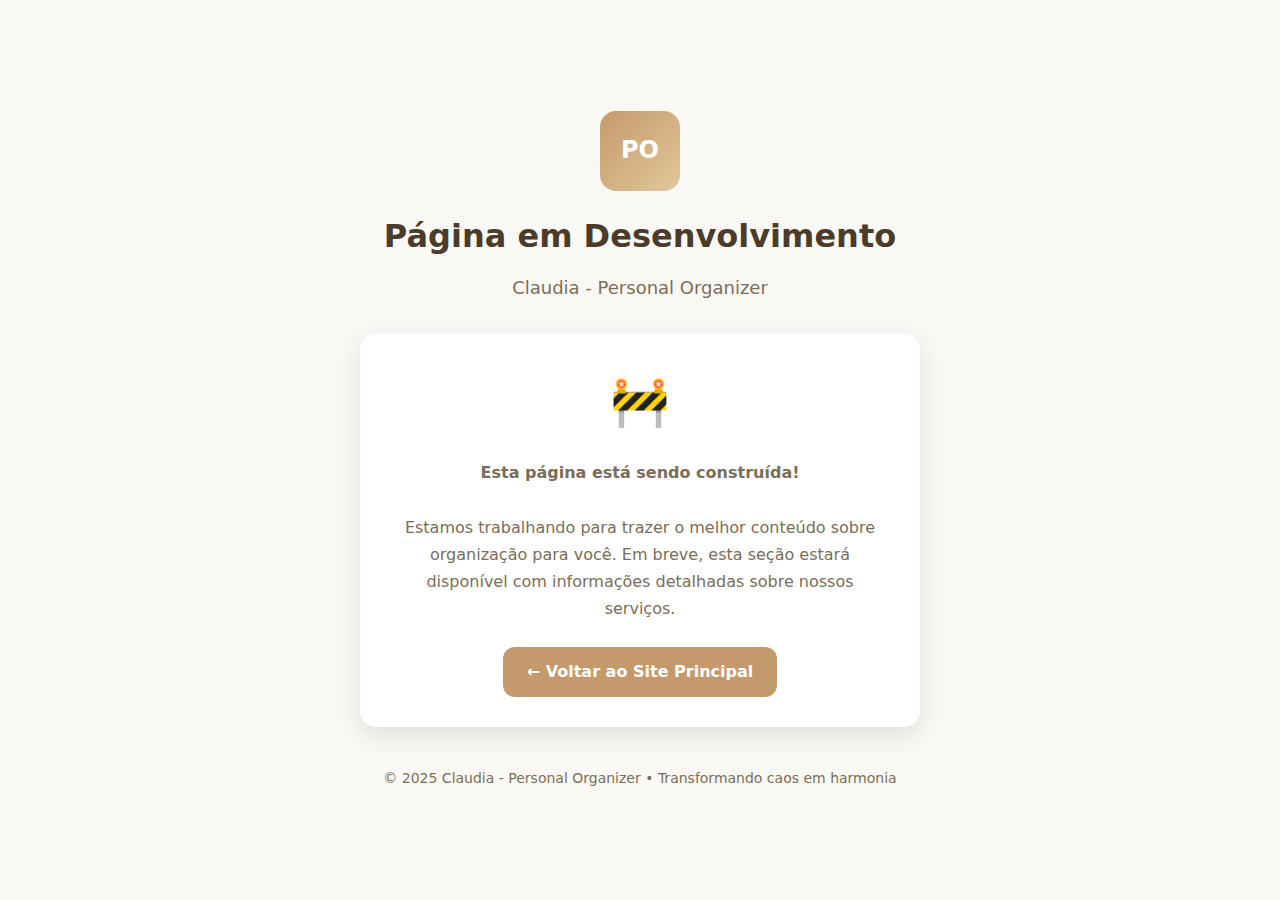
<file: pagemdesenvolvimento.html>
<!DOCTYPE html>
<html lang="pt-BR">
<head>
    <meta charset="UTF-8">
    <meta name="viewport" content="width=device-width, initial-scale=1.0">
    <link rel="shortcut icon" href="imgs/favicon.png" type="image/x-icon">
    <title>Em Desenvolvimento - Claudia Personal Organizer</title>
    <style>
        :root {
            --fundo-claro: #FAF8F4;
            --cards: #ffffff;
            --textos: #4B3B2A;
            --texto_secundario: #7A6E5A;
            --destaques: #C49A6C;
            --destaques-hover: #E2C79A;
            font-family: Inter, system-ui, -apple-system, "Segoe UI", Roboto, "Helvetica Neue", Arial;
        }

        * {
            box-sizing: border-box;
            margin: 0;
            padding: 0;
        }

        body {
            background: var(--fundo-claro);
            color: var(--textos);
            font-family: inherit;
            line-height: 1.6;
            min-height: 100vh;
            display: flex;
            align-items: center;
            justify-content: center;
        }

        .container {
            max-width: 600px;
            margin: 0 auto;
            padding: 40px 20px;
            text-align: center;
        }

        .logo {
            width: 80px;
            height: 80px;
            border-radius: 16px;
            background: linear-gradient(135deg, var(--destaques), var(--destaques-hover));
            display: flex;
            align-items: center;
            justify-content: center;
            font-weight: 700;
            color: white;
            font-size: 24px;
            margin: 0 auto 20px;
        }

        h1 {
            font-size: 32px;
            margin-bottom: 12px;
            color: var(--textos);
        }

        .subtitle {
            font-size: 18px;
            color: var(--texto_secundario);
            margin-bottom: 30px;
        }

        .card {
            background: var(--cards);
            padding: 30px;
            border-radius: 16px;
            box-shadow: 0 8px 24px rgba(0,0,0,0.1);
            margin: 30px 0;
        }

        .icon {
            font-size: 48px;
            margin-bottom: 20px;
        }

        .message {
            font-size: 16px;
            color: var(--texto_secundario);
            margin-bottom: 25px;
            line-height: 1.7;
        }

        .cta {
            background: var(--destaques);
            color: white;
            padding: 12px 24px;
            border-radius: 12px;
            text-decoration: none;
            font-weight: 600;
            transition: background 0.3s ease;
            display: inline-block;
        }

        .cta:hover {
            background: var(--destaques-hover);
        }

        .footer {
            margin-top: 40px;
            font-size: 14px;
            color: var(--texto_secundario);
        }

        /* Animação para o ícone */
        @keyframes pulse {
            0%, 100% {
                transform: scale(1);
            }
            50% {
                transform: scale(1.05);
            }
        }

        .icon {
            animation: pulse 2s infinite;
        }

        /* Responsive */
        @media (max-width: 600px) {
            .container {
                padding: 20px 16px;
            }

            h1 {
                font-size: 28px;
            }

            .subtitle {
                font-size: 16px;
            }

            .card {
                padding: 24px;
            }
        }
    </style>
</head>
<body>
    <div class="container">
        <div class="logo">PO</div>
        
        <h1>Página em Desenvolvimento</h1>
        <div class="subtitle">Claudia - Personal Organizer</div>

        <div class="card">
            <div class="icon">🚧</div>
            
            <div class="message">
                <strong>Esta página está sendo construída!</strong><br><br>
                Estamos trabalhando para trazer o melhor conteúdo sobre organização para você. 
                Em breve, esta seção estará disponível com informações detalhadas sobre nossos serviços.
            </div>

            <a href="./index.html" class="cta">← Voltar ao Site Principal</a>
        </div>

        <div class="footer">
            © 2025 Claudia - Personal Organizer • Transformando caos em harmonia
        </div>
    </div>
    <!-- tst -->

</body>
</html>
</file>
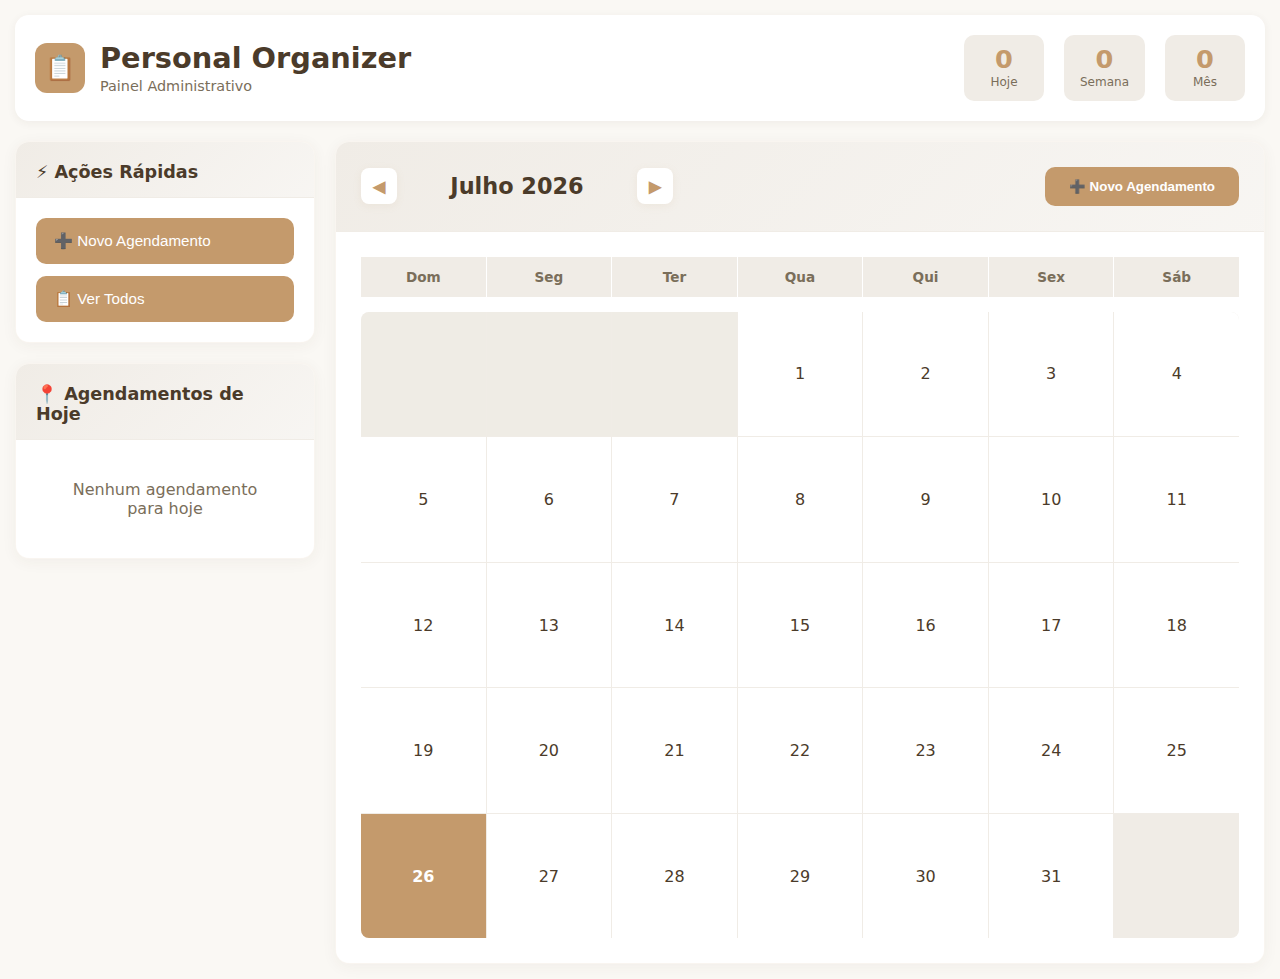
<file: admin/admin.html>
<!DOCTYPE html>
<html lang="pt-BR">

<head>
    <meta charset="UTF-8">
    <meta name="viewport" content="width=device-width, initial-scale=1.0">
    <link rel="stylesheet" href="admin.css">
    <link rel="shortcut icon" href="/imgs/favicon.png" type="image/x-icon">
    <script src="admin.js" defer></script>
    <title>Admin - Personal Organizer</title>

<body>
    <!-- Top Bar -->
    <div class="top-bar">
        <div class="logo-section">
            <div class="logo-icon">📋</div>
            <div class="logo-text">
                <h1>Personal Organizer</h1>
                <p>Painel Administrativo</p>
            </div>
        </div>
        <div class="quick-stats">
            <div class="mini-stat">
                <div class="mini-stat-number" id="todayCount">3</div>
                <div class="mini-stat-label">Hoje</div>
            </div>
            <div class="mini-stat">
                <div class="mini-stat-number" id="weekCount">12</div>
                <div class="mini-stat-label">Semana</div>
            </div>
            <div class="mini-stat">
                <div class="mini-stat-number" id="monthCount">45</div>
                <div class="mini-stat-label">Mês</div>
            </div>
        </div>
    </div>

    <!-- Main Layout -->
    <div class="layout-container">
        <!-- Sidebar -->
        <div class="sidebar">
            <!-- Quick Actions Widget -->
            <div class="widget">
                <div class="widget-header">
                    <div class="widget-title">⚡ Ações Rápidas</div>
                </div>
                <div class="widget-content">
                    <button class="action-btn" onclick="openModal()">
                        ➕ Novo Agendamento
                    </button>
                    <button class="action-btn" onclick="showAllAppointments()">
                        📋 Ver Todos
                    </button>
                    <!-- <button class="action-btn" onclick="generateReport()">
                        📊 Relatório
                    </button> -->
                </div>
            </div>

            <!-- Today's Appointments Widget -->
            <div class="widget">
                <div class="widget-header">
                    <div class="widget-title">📍 Agendamentos de Hoje</div>
                </div>
                <div class="widget-content" id="todayAppointments">
                    <div class="appointment-item">
                        <div class="appointment-header">
                            <div class="appointment-time">09:00</div>
                        </div>
                        <div class="appointment-name">Maria Silva</div>
                        <div class="appointment-service">Organização de Closet</div>
                        <div class="appointment-actions">
                            <button class="action-btn-small btn-edit" onclick="editAppointment(1)">Editar</button>
                            <button class="action-btn-small btn-complete"
                                onclick="completeAppointment(1)">Concluir</button>
                            <button class="action-btn-small btn-cancel" onclick="cancelAppointment(1)">Cancelar</button>
                        </div>
                    </div>

                    <div class="appointment-item">
                        <div class="appointment-header">
                            <div class="appointment-time">14:00</div>
                        </div>
                        <div class="appointment-name">João Santos</div>
                        <div class="appointment-service">Organização de Escritório</div>
                        <div class="appointment-actions">
                            <button class="action-btn-small btn-edit" onclick="editAppointment(2)">Editar</button>
                            <button class="action-btn-small btn-complete"
                                onclick="completeAppointment(2)">Concluir</button>
                            <button class="action-btn-small btn-cancel" onclick="cancelAppointment(2)">Cancelar</button>
                        </div>
                    </div>

                    <div class="appointment-item">
                        <div class="appointment-header">
                            <div class="appointment-time">16:30</div>
                        </div>
                        <div class="appointment-name">Ana Costa</div>
                        <div class="appointment-service">Organização de Cozinha</div>
                        <div class="appointment-actions">
                            <button class="action-btn-small btn-edit" onclick="editAppointment(3)">Editar</button>
                            <button class="action-btn-small btn-complete"
                                onclick="completeAppointment(3)">Concluir</button>
                            <button class="action-btn-small btn-cancel" onclick="cancelAppointment(3)">Cancelar</button>
                        </div>
                    </div>
                </div>
            </div>
        </div>

        <!-- Main Calendar Content -->
        <div class="main-content">
            <div class="calendar-header">
                <div class="month-navigator">
                    <button class="nav-arrow" onclick="previousMonth()">◀</button>
                    <div class="current-month" id="currentMonth">Novembro 2024</div>
                    <button class="nav-arrow" onclick="nextMonth()">▶</button>
                </div>
                <button class="new-appointment-btn" onclick="openModal()">
                    ➕ Novo Agendamento
                </button>
            </div>

            <div class="calendar-container">
                <div class="calendar-weekdays">
                    <div class="weekday">Dom</div>
                    <div class="weekday">Seg</div>
                    <div class="weekday">Ter</div>
                    <div class="weekday">Qua</div>
                    <div class="weekday">Qui</div>
                    <div class="weekday">Sex</div>
                    <div class="weekday">Sáb</div>
                </div>

                <div class="calendar-days" id="calendarGrid">
                    <!-- Calendar days will be populated by JavaScript -->
                </div>
            </div>
        </div>
    </div>

   <!-- Overlay para modal central -->
   <div class="overlay" id="overlay"></div>

    <!-- Modal -->
    <div class="modal-overlay" id="appointmentModal">
        <div class="modal-container">
            <div class="modal-header">
                <div class="modal-title" id="modalTitle">Novo Agendamento</div>
                <button class="modal-close" onclick="closeModal()">✕</button>
            </div>
            <div class="modal-body">
                <form id="appointmentForm">
                    <div class="form-row">
                        <div class="form-group">
                            <label class="form-label">Nome do Cliente:</label>
                            <input type="text" class="form-input" id="clientName" required>
                        </div>
                        <div class="form-group">
                            <label class="form-label">Telefone:</label>
                            <input type="tel" class="form-input" id="clientPhone" required>
                        </div>
                    </div>

                    <div class="form-group">
                        <label class="form-label">Email:</label>
                        <input type="email" class="form-input" id="clientEmail">
                    </div>

                    <div class="form-row">
                        <div class="form-group">
                            <label class="form-label">Tipo de Serviço:</label>
                            <select class="form-input" id="serviceType" required>
                                <option value="">Selecione...</option>
                                <option value="closet">Organização de Closet</option>
                                <option value="kitchen">Organização de Cozinha</option>
                                <option value="office">Organização de Escritório</option>
                                <option value="bedroom">Organização de Quarto</option>
                                <option value="living">Organização de Sala</option>
                                <option value="pantry">Organização de Despensa</option>
                                <option value="garage">Organização de Garagem</option>
                                <option value="moving">Organização para Mudança</option>
                                <option value="other">Outro</option>
                            </select>
                        </div>
                        <div class="form-group">
                            <label class="form-label">Data:</label>
                            <input type="date" class="form-input" id="appointmentDate" required>
                        </div>
                    </div>

                    <div class="form-group">
                        <label class="form-label">Horário:</label>
                        <input type="time" class="form-input" id="appointmentTime" required>
                    </div>

                    <div class="form-group">
                        <label class="form-label">Endereço:</label>
                        <textarea class="form-input form-textarea" id="clientAddress" rows="2"></textarea>
                    </div>

                    <div class="form-group">
                        <label class="form-label">Observações:</label>
                        <textarea class="form-input form-textarea" id="observations" rows="3"
                            placeholder="Detalhes do serviço, preferências do cliente, etc."></textarea>
                    </div>

                    <div class="form-actions">
                        <button type="button" class="form-btn secondary" onclick="closeModal()">Cancelar</button>
                        <button type="submit" class="form-btn primary">Salvar Agendamento</button>
                    </div>
                </form>
            </div>
        </div>
    </div>
    </head>
</body>
</html>
</file>
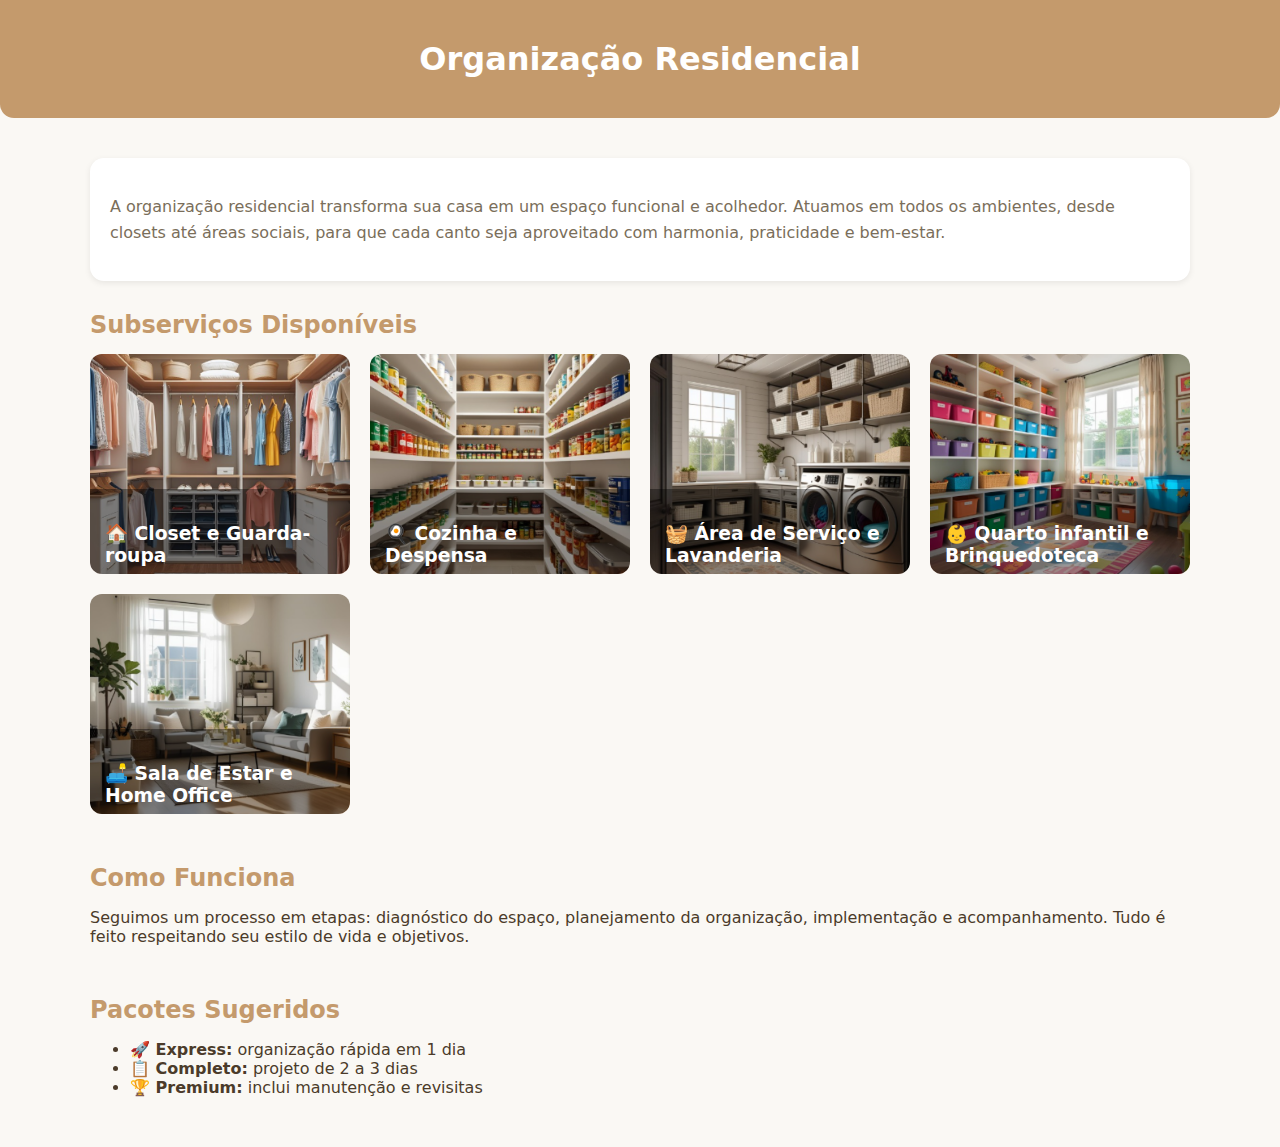
<file: pag.servicos/orgresidencial.html>
<!DOCTYPE html>
<html lang="pt-BR">

<head>
    <meta charset="UTF-8">
    <meta name="viewport" content="width=device-width, initial-scale=1.0">
    <link rel="shortcut icon" href="/imgs/favicon.png" type="image/x-icon">
    <title>Organização Residencial</title>
    <style>
        :root {
            --fundo-claro: #FAF8F4;
            --fundo-alternativo: #F0ECE6;
            --cards: #ffffff;
            --textos: #4B3B2A;
            --texto_secundario: #7A6E5A;
            --texto_overlay: #c9c1b1;
            --destaques: #C49A6C;
            --destaques-hover: #E2C79A;
            --radius: 14px;
            font-family: Inter, system-ui, -apple-system, "Segoe UI", Roboto, "Helvetica Neue", Arial;
        }

        body {
            margin: 0;
            padding: 0;
            background: var(--fundo-claro);
            color: var(--textos);
            font-family: var(--font-family);
        }

        header {
            background: var(--destaques);
            color: white;
            padding: 40px 20px;
            text-align: center;
            border-radius: 0 0 var(--radius) var(--radius);
        }

        header h1 {
            margin: 0;
            font-size: 2rem;
        }

        .container {
            width: 90%;
            max-width: 1100px;
            margin: 40px auto;
        }

        .descricao {
            background: var(--cards);
            padding: 20px;
            border-radius: var(--radius);
            margin-bottom: 30px;
            box-shadow: 0 2px 6px rgba(0, 0, 0, 0.08);
        }

        .descricao p {
            color: var(--texto_secundario);
            line-height: 1.6;
        }

        .subservicos {
            display: grid;
            grid-template-columns: repeat(auto-fit, minmax(220px, 1fr));
            gap: 20px;
            margin-bottom: 40px;
        }

        .sub-card {
            background: var(--cards);
            padding: 20px;
            border-radius: var(--radius);
            text-align: center;
            box-shadow: 0 2px 6px rgba(0, 0, 0, 0.08);
            cursor: pointer;
            transition: transform 0.2s, background 0.3s;
        }

        .sub-card:hover {
            transform: scale(1.05);
            background: var(--fundo-alternativo);
        }

        .sub-card h3 {
            margin: 10px 0 5px;
        }

        section {
            margin-bottom: 50px;
        }

        h2 {
            margin-bottom: 15px;
            color: var(--destaques);
        }

        .galeria {
            display: grid;
            grid-template-columns: repeat(auto-fit, minmax(250px, 1fr));
            gap: 15px;
        }

        .galeria img {
            width: 100%;
            border-radius: var(--radius);
            object-fit: cover;
            height: 180px;
        }

        .depoimentos {
            display: grid;
            grid-template-columns: repeat(auto-fit, minmax(280px, 1fr));
            gap: 20px;
        }

        .depoimento {
            background: var(--cards);
            padding: 20px;
            border-radius: var(--radius);
            box-shadow: 0 2px 6px rgba(0, 0, 0, 0.08);
            font-size: 0.95rem;
            line-height: 1.5;
        }

        .depoimento strong {
            display: block;
            margin-top: 10px;
            color: var(--destaques);
        }

        .card {
            position: relative;
            height: 220px;
            border-radius: 12px;
            background-size: cover;
            background-position: center;
            display: flex;
            align-items: flex-end;
            color: white;
            overflow: hidden;
            cursor: pointer;
            transition: transform 0.3s ease;
            /* garante transição suave ao sair */
        }

        .card:hover {
            transform: scale(1.05);
            /* zoom suave */
        }

        .card .overlay {
            background: rgba(0, 0, 0, 0.383);
            padding: 15px;
            border-radius: 0 0 12px 12px;
            width: 100%;
            height: 25%;
            transition: height 0.3s ease, background 0.3s ease;
            /* transição suave */
        }

        .card:hover .overlay {
            background: rgba(0, 0, 0, 0.5);
            height: 80%;
        }
    </style>
</head>

<body>

    <header>
        <h1>Organização Residencial</h1>
    </header>

    <main class="container">

        <section class="descricao">
            <p>
                A organização residencial transforma sua casa em um espaço funcional e acolhedor.
                Atuamos em todos os ambientes, desde closets até áreas sociais, para que cada canto
                seja aproveitado com harmonia, praticidade e bem-estar.
            </p>
        </section>

        <section>
            <h2>Subserviços Disponíveis</h2>
            <div class="subservicos">
                <div class="card" style="background-image: url('/imgs/closet.png');"
                    onclick="proximoPasso('Closet e Guarda-roupa')">
                    <div class="overlay">
                        <h3>🏠 Closet e Guarda-roupa</h3>
                    </div>
                </div>
                <div class="card" style="background-image: url('/imgs/despensa.png');" onclick="proximoPasso('Cozinha e Despensa')">
                    <div class="overlay">
                        <h3>🍳 Cozinha e Despensa</h3>
                    </div>
                </div>
                <div class="card" style="background-image: url('/imgs/lavanderia.png');" onclick="proximoPasso('Área de Serviço e Lavanderia')">
                    <div class="overlay">
                        <h3>🧺 Área de Serviço e Lavanderia</h3>
                    </div>
                </div>
                <div class="card" style="background-image: url('/imgs/quartoinfantil.png');" onclick="proximoPasso('Quarto infantil e Brinquedoteca')">
                    <div class="overlay">
                        <h3>👶 Quarto infantil e Brinquedoteca</h3>
                    </div>
                </div>
                <div class="card" style="background-image: url('/imgs/homeoffice.png');" onclick="proximoPasso('Sala de Estar e Home Office')">
                    <div class="overlay">
                        <h3>🛋️ Sala de Estar e Home Office</h3>
                    </div>
                </div>
            </div>
        </section>

        <section>
            <h2>Como Funciona</h2>
            <p>
                Seguimos um processo em etapas: diagnóstico do espaço, planejamento da organização,
                implementação e acompanhamento. Tudo é feito respeitando seu estilo de vida e objetivos.
            </p>
        </section>

        <section>
            <h2>Pacotes Sugeridos</h2>
            <ul>
                <li><strong>🚀 Express:</strong> organização rápida em 1 dia</li>
                <li><strong>📋 Completo:</strong> projeto de 2 a 3 dias</li>
                <li><strong>🏆 Premium:</strong> inclui manutenção e revisitas</li>
            </ul>
        </section>
    </main>

    <script>
        function proximoPasso(opcao) {
          alert("Você escolheu: " + opcao);
          // aqui você chama o próximo passo do fluxo
        }
      </script>
</body>

</html>
</file>
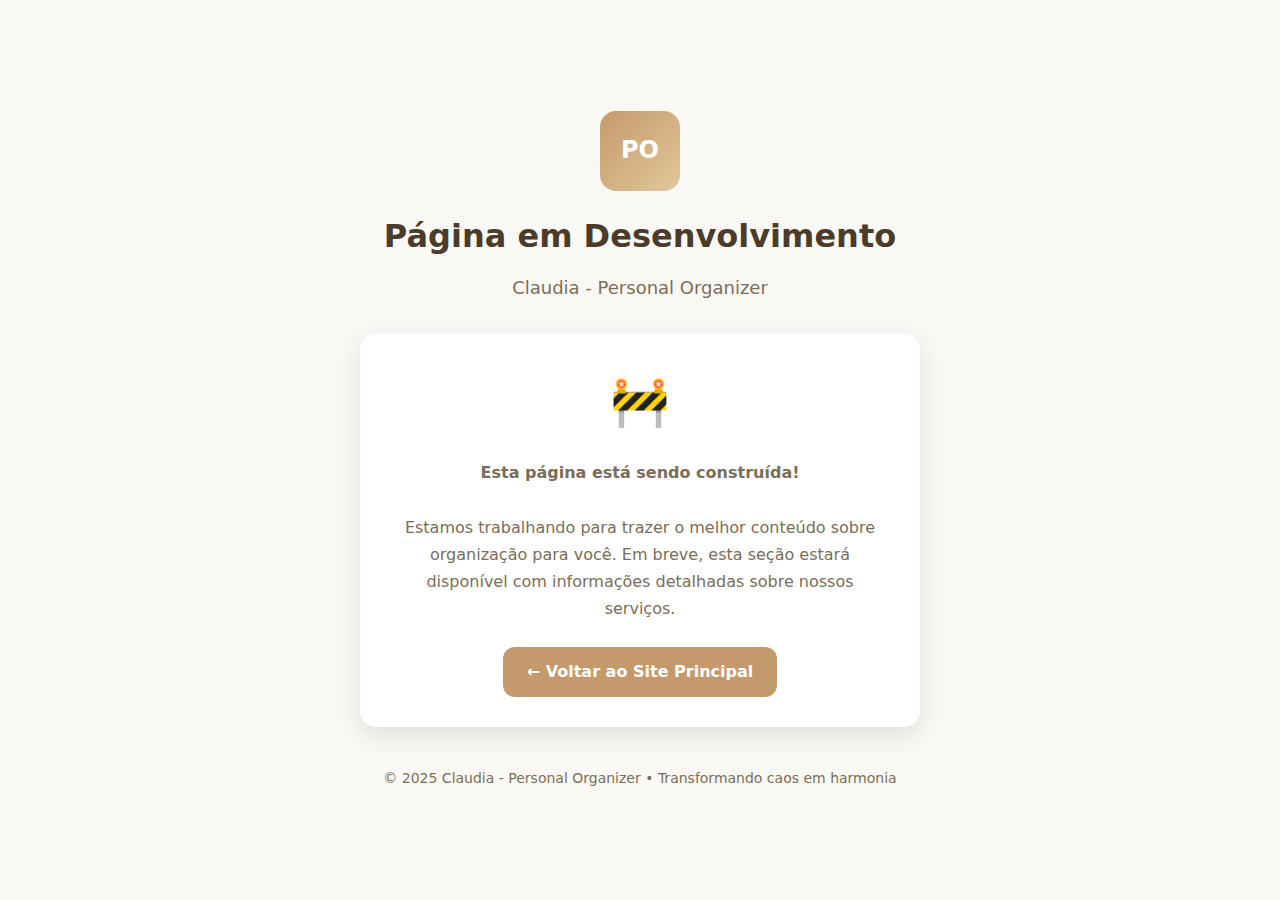
<file: pag.servicos/pagemdesenvolvimento.html>
<!DOCTYPE html>
<html lang="pt-BR">
<head>
    <meta charset="UTF-8">
    <meta name="viewport" content="width=device-width, initial-scale=1.0">
    <title>Em Desenvolvimento - Claudia Personal Organizer</title>
    <style>
        :root {
            --fundo-claro: #FAF8F4;
            --cards: #ffffff;
            --textos: #4B3B2A;
            --texto_secundario: #7A6E5A;
            --destaques: #C49A6C;
            --destaques-hover: #E2C79A;
            font-family: Inter, system-ui, -apple-system, "Segoe UI", Roboto, "Helvetica Neue", Arial;
        }

        * {
            box-sizing: border-box;
            margin: 0;
            padding: 0;
        }

        body {
            background: var(--fundo-claro);
            color: var(--textos);
            font-family: inherit;
            line-height: 1.6;
            min-height: 100vh;
            display: flex;
            align-items: center;
            justify-content: center;
        }

        .container {
            max-width: 600px;
            margin: 0 auto;
            padding: 40px 20px;
            text-align: center;
        }

        .logo {
            width: 80px;
            height: 80px;
            border-radius: 16px;
            background: linear-gradient(135deg, var(--destaques), var(--destaques-hover));
            display: flex;
            align-items: center;
            justify-content: center;
            font-weight: 700;
            color: white;
            font-size: 24px;
            margin: 0 auto 20px;
        }

        h1 {
            font-size: 32px;
            margin-bottom: 12px;
            color: var(--textos);
        }

        .subtitle {
            font-size: 18px;
            color: var(--texto_secundario);
            margin-bottom: 30px;
        }

        .card {
            background: var(--cards);
            padding: 30px;
            border-radius: 16px;
            box-shadow: 0 8px 24px rgba(0,0,0,0.1);
            margin: 30px 0;
        }

        .icon {
            font-size: 48px;
            margin-bottom: 20px;
        }

        .message {
            font-size: 16px;
            color: var(--texto_secundario);
            margin-bottom: 25px;
            line-height: 1.7;
        }

        .cta {
            background: var(--destaques);
            color: white;
            padding: 12px 24px;
            border-radius: 12px;
            text-decoration: none;
            font-weight: 600;
            transition: background 0.3s ease;
            display: inline-block;
        }

        .cta:hover {
            background: var(--destaques-hover);
        }

        .footer {
            margin-top: 40px;
            font-size: 14px;
            color: var(--texto_secundario);
        }

        /* Animação para o ícone */
        @keyframes pulse {
            0%, 100% {
                transform: scale(1);
            }
            50% {
                transform: scale(1.05);
            }
        }

        .icon {
            animation: pulse 2s infinite;
        }

        /* Responsive */
        @media (max-width: 600px) {
            .container {
                padding: 20px 16px;
            }

            h1 {
                font-size: 28px;
            }

            .subtitle {
                font-size: 16px;
            }

            .card {
                padding: 24px;
            }
        }
    </style>
</head>
<body>
    <div class="container">
        <div class="logo">PO</div>
        
        <h1>Página em Desenvolvimento</h1>
        <div class="subtitle">Claudia - Personal Organizer</div>

        <div class="card">
            <div class="icon">🚧</div>
            
            <div class="message">
                <strong>Esta página está sendo construída!</strong><br><br>
                Estamos trabalhando para trazer o melhor conteúdo sobre organização para você. 
                Em breve, esta seção estará disponível com informações detalhadas sobre nossos serviços.
            </div>

            <a href="/index.html" class="cta">← Voltar ao Site Principal</a>
        </div>

        <div class="footer">
            © 2025 Claudia - Personal Organizer • Transformando caos em harmonia
        </div>
    </div>
</body>
</html>
</file>
<file: admin/admin.css>
:root {
    --fundo-claro: #FAF8F4; 
    --fundo-alternativo: #F0ECE6; 
    --cards: #ffffff; 
    --textos: #4B3B2A; 
    --texto_secundario: #7A6E5A; 
    --destaques: #C49A6C; 
    --destaques-hover: #E2C79A;
    --radius: 14px;
    font-family: Inter, system-ui, -apple-system, "Segoe UI", Roboto, "Helvetica Neue", Arial;
}

* {
    margin: 0;
    padding: 0;
    box-sizing: border-box;
}

body {
    font-family: Inter, system-ui, -apple-system, "Segoe UI", Roboto, "Helvetica Neue", Arial;
    background: var(--fundo-claro);
    min-height: 100vh;
    padding: 15px;
    color: var(--textos);
}

.top-bar {
    background: var(--cards);
    padding: 20px;
    margin-bottom: 20px;
    border-radius: var(--radius);
    box-shadow: 0 2px 10px rgba(75, 59, 42, 0.06);
    display: flex;
    justify-content: space-between;
    align-items: center;
    flex-wrap: wrap;
    gap: 15px;
}

.logo-section {
    display: flex;
    align-items: center;
    gap: 15px;
}

.logo-icon {
    width: 50px;
    height: 50px;
    background: var(--destaques);
    border-radius: 12px;
    display: flex;
    align-items: center;
    justify-content: center;
    font-size: 24px;
    color: white;
}

.logo-text h1 {
    font-size: 1.8em;
    color: var(--textos);
    margin-bottom: 3px;
}

.logo-text p {
    font-size: 0.9em;
    color: var(--texto_secundario);
}

.quick-stats {
    display: flex;
    gap: 20px;
    flex-wrap: wrap;
}

.mini-stat {
    text-align: center;
    padding: 12px 16px;
    background: var(--fundo-alternativo);
    border-radius: 10px;
    min-width: 80px;
}

.mini-stat-number {
    font-size: 1.6em;
    font-weight: 700;
    color: var(--destaques);
    line-height: 1;
}

.mini-stat-label {
    font-size: 0.75em;
    color: var(--texto_secundario);
    margin-top: 2px;
}

.layout-container {
    display: grid;
    grid-template-columns: 300px 1fr;
    gap: 20px;
    max-width: 1400px;
    margin: 0 auto;
}

.sidebar {
    display: flex;
    flex-direction: column;
    gap: 20px;
}

.widget {
    background: var(--cards);
    border-radius: var(--radius);
    overflow: hidden;
    box-shadow: 0 3px 15px rgba(75, 59, 42, 0.05);
    border: 1px solid rgba(196, 154, 108, 0.1);
}

.widget-header {
    padding: 20px 20px 15px;
    border-bottom: 1px solid var(--fundo-alternativo);
    background: linear-gradient(135deg, var(--fundo-alternativo) 0%, rgba(240, 236, 230, 0.5) 100%);
}

.widget-title {
    font-size: 1.1em;
    font-weight: 600;
    color: var(--textos);
    display: flex;
    align-items: center;
    gap: 8px;
}

.widget-content {
    padding: 20px;
}

.action-btn {
    width: 100%;
    padding: 14px 18px;
    background: var(--destaques);
    color: white;
    border: none;
    border-radius: 10px;
    font-size: 0.95em;
    font-weight: 500;
    cursor: pointer;
    transition: all 0.2s ease;
    margin-bottom: 12px;
    display: flex;
    align-items: center;
    gap: 10px;
    justify-content: flex-start;
}

.action-btn:hover {
    background: var(--destaques-hover);
    transform: translateY(-1px);
}

.action-btn:last-child {
    margin-bottom: 0;
}

.appointment-item {
    padding: 16px;
    background: var(--fundo-alternativo);
    border-radius: 8px;
    margin-bottom: 12px;
    border-left: 3px solid var(--destaques);
    transition: all 0.2s ease;
}

.appointment-item:hover {
    background: #EBE7E1;
    transform: translateX(3px);
}

.appointment-item:last-child {
    margin-bottom: 0;
}

.appointment-header {
    display: flex;
    justify-content: space-between;
    align-items: flex-start;
    margin-bottom: 8px;
}

.appointment-time {
    font-size: 0.85em;
    font-weight: 600;
    color: var(--destaques);
    background: white;
    padding: 4px 8px;
    border-radius: 6px;
}

.appointment-name {
    font-weight: 600;
    color: var(--textos);
    margin-bottom: 4px;
}

.appointment-service {
    font-size: 0.85em;
    color: var(--texto_secundario);
    margin-bottom: 10px;
}

.appointment-actions {
    display: flex;
    gap: 6px;
}

.action-btn-small {
    padding: 6px 12px;
    font-size: 0.75em;
    border: none;
    border-radius: 6px;
    cursor: pointer;
    font-weight: 500;
    transition: all 0.2s ease;
}

.btn-edit {
    background: var(--destaques);
    color: white;
}

.btn-complete {
    background: #8B7355;
    color: white;
}

.btn-cancel {
    background: #D4896B;
    color: white;
}

.main-content {
    background: var(--cards);
    border-radius: var(--radius);
    overflow: hidden;
    box-shadow: 0 3px 15px rgba(75, 59, 42, 0.05);
    border: 1px solid rgba(196, 154, 108, 0.1);
}

.calendar-header {
    padding: 25px;
    background: linear-gradient(135deg, var(--fundo-alternativo) 0%, rgba(240, 236, 230, 0.5) 100%);
    border-bottom: 1px solid var(--fundo-alternativo);
    display: flex;
    justify-content: space-between;
    align-items: center;
}

.month-navigator {
    display: flex;
    align-items: center;
    gap: 20px;
}

.nav-arrow {
    width: 36px;
    height: 36px;
    border: none;
    background: var(--cards);
    color: var(--destaques);
    border-radius: 8px;
    cursor: pointer;
    font-size: 16px;
    font-weight: 600;
    transition: all 0.2s ease;
    display: flex;
    align-items: center;
    justify-content: center;
    box-shadow: 0 2px 8px rgba(196, 154, 108, 0.1);
}

.nav-arrow:hover {
    background: var(--destaques);
    color: white;
    transform: scale(1.05);
}

.current-month {
    font-size: 1.4em;
    font-weight: 600;
    color: var(--textos);
    min-width: 200px;
    text-align: center;
}

.new-appointment-btn {
    padding: 12px 24px;
    background: var(--destaques);
    color: white;
    border: none;
    border-radius: 10px;
    font-weight: 600;
    cursor: pointer;
    transition: all 0.2s ease;
    display: flex;
    align-items: center;
    gap: 8px;
}

.new-appointment-btn:hover {
    background: var(--destaques-hover);
    transform: translateY(-1px);
}

.calendar-container {
    padding: 25px;
}

.calendar-weekdays {
    display: grid;
    grid-template-columns: repeat(7, 1fr);
    gap: 1px;
    margin-bottom: 15px;
}

.weekday {
    padding: 12px 8px;
    text-align: center;
    font-size: 0.85em;
    font-weight: 600;
    color: var(--texto_secundario);
    background: var(--fundo-alternativo);
}

.calendar-days {
    display: grid;
    grid-template-columns: repeat(7, 1fr);
    gap: 1px;
    background: var(--fundo-alternativo);
    border-radius: 8px;
    overflow: hidden;
}

.calendar-day {
    aspect-ratio: 1;
    background: var(--cards);
    display: flex;
    flex-direction: column;
    align-items: center;
    justify-content: center;
    cursor: pointer;
    transition: all 0.2s ease;
    position: relative;
    font-weight: 500;
    color: var(--textos);
}

.calendar-day:hover {
    background: var(--fundo-alternativo);
    color: var(--destaques);
    font-weight: 600;
}

.calendar-day.today {
    background: var(--destaques);
    color: white;
    font-weight: 600;
}

.calendar-day.has-appointment {
    background: #8B7355;
    color: white;
}

.calendar-day.has-appointment::after {
    content: '';
    position: absolute;
    bottom: 4px;
    right: 4px;
    width: 6px;
    height: 6px;
    background: rgba(255, 255, 255, 0.8);
    border-radius: 50%;
}

.calendar-day.empty {
    color: var(--texto_secundario);
    background: rgba(240, 236, 230, 0.3);
}

.modal-overlay {
    display: none;
    position: fixed;
    top: 0;
    left: 0;
    width: 100%;
    height: 100%;
    background: rgba(75, 59, 42, 0.4);
    backdrop-filter: blur(4px);
    z-index: 1000;
}

.modal-container {
    position: absolute;
    top: 50%;
    left: 50%;
    transform: translate(-50%, -50%);
    background: var(--cards);
    border-radius: var(--radius);
    width: 520px;
    max-width: 95vw;
    max-height: 90vh;
    overflow-y: auto;
    box-shadow: 0 20px 60px rgba(75, 59, 42, 0.2);
}

.modal-header {
    padding: 25px 25px 20px;
    border-bottom: 1px solid var(--fundo-alternativo);
    display: flex;
    justify-content: space-between;
    align-items: center;
}

.modal-title {
    font-size: 1.3em;
    font-weight: 600;
    color: var(--textos);
}

.modal-close {
    width: 32px;
    height: 32px;
    border: none;
    background: var(--fundo-alternativo);
    border-radius: 8px;
    cursor: pointer;
    font-size: 18px;
    color: var(--texto_secundario);
    transition: all 0.2s ease;
}

.modal-close:hover {
    background: var(--destaques);
    color: white;
}

.modal-body {
    padding: 25px;
}

.form-row {
    display: grid;
    grid-template-columns: 1fr 1fr;
    gap: 15px;
    margin-bottom: 20px;
}

.form-group {
    margin-bottom: 20px;
}

.form-group.full-width {
    grid-column: 1 / -1;
}

.form-label {
    display: block;
    margin-bottom: 8px;
    font-weight: 500;
    color: var(--textos);
    font-size: 0.9em;
}

.form-input {
    width: 100%;
    padding: 12px 14px;
    border: 1.5px solid var(--fundo-alternativo);
    border-radius: 8px;
    font-size: 0.95em;
    color: var(--textos);
    background: var(--cards);
    transition: all 0.2s ease;
    font-family: inherit;
}

.form-input:focus {
    outline: none;
    border-color: var(--destaques);
    box-shadow: 0 0 0 3px rgba(196, 154, 108, 0.1);
}

.form-textarea {
    resize: vertical;
    min-height: 80px;
}

.form-actions {
    display: flex;
    gap: 12px;
    justify-content: flex-end;
    margin-top: 25px;
    padding-top: 20px;
    border-top: 1px solid var(--fundo-alternativo);
}

.form-btn {
    padding: 12px 24px;
    border: none;
    border-radius: 8px;
    font-weight: 500;
    cursor: pointer;
    transition: all 0.2s ease;
}

.form-btn.primary {
    background: var(--destaques);
    color: white;
}

.form-btn.primary:hover {
    background: var(--destaques-hover);
}

.form-btn.secondary {
    background: var(--fundo-alternativo);
    color: var(--texto_secundario);
}

.form-btn.secondary:hover {
    background: #E5E0D8;
}

@media (max-width: 1024px) {
    .layout-container {
        grid-template-columns: 1fr;
    }
    
    .sidebar {
        order: 2;
    }
    
    .main-content {
        order: 1;
    }
}

@media (max-width: 768px) {
    .top-bar {
        flex-direction: column;
        text-align: center;
    }
    
    .quick-stats {
        justify-content: center;
    }
    
    .calendar-header {
        flex-direction: column;
        gap: 15px;
    }
    
    .form-row {
        grid-template-columns: 1fr;
    }
    
    .calendar-days {
        font-size: 0.9em;
    }
}

        /* CSS para a mensagem de sucesso */
        .success-message {
            position: fixed;
            top: 20px;
            right: 20px;
            background: linear-gradient(135deg, #4CAF50, #45a049);
            color: white;
            padding: 15px 25px;
            border-radius: 8px;
            box-shadow: 0 4px 15px rgba(76, 175, 80, 0.3);
            z-index: 1000;
            opacity: 0;
            transform: translateX(100%);
            transition: all 0.3s ease;
            font-family: Arial, sans-serif;
            font-size: 14px;
            display: flex;
            align-items: center;
            gap: 10px;
            max-width: 350px;
        }

        .success-message.show {
            opacity: 1;
            transform: translateX(0);
        }

        .success-message .icon {
            font-size: 18px;
        }

        .success-message .close-btn {
            background: none;
            border: none;
            color: white;
            font-size: 18px;
            cursor: pointer;
            padding: 0;
            margin-left: 10px;
            opacity: 0.8;
        }

        .success-message .close-btn:hover {
            opacity: 1;
        }
</file>
